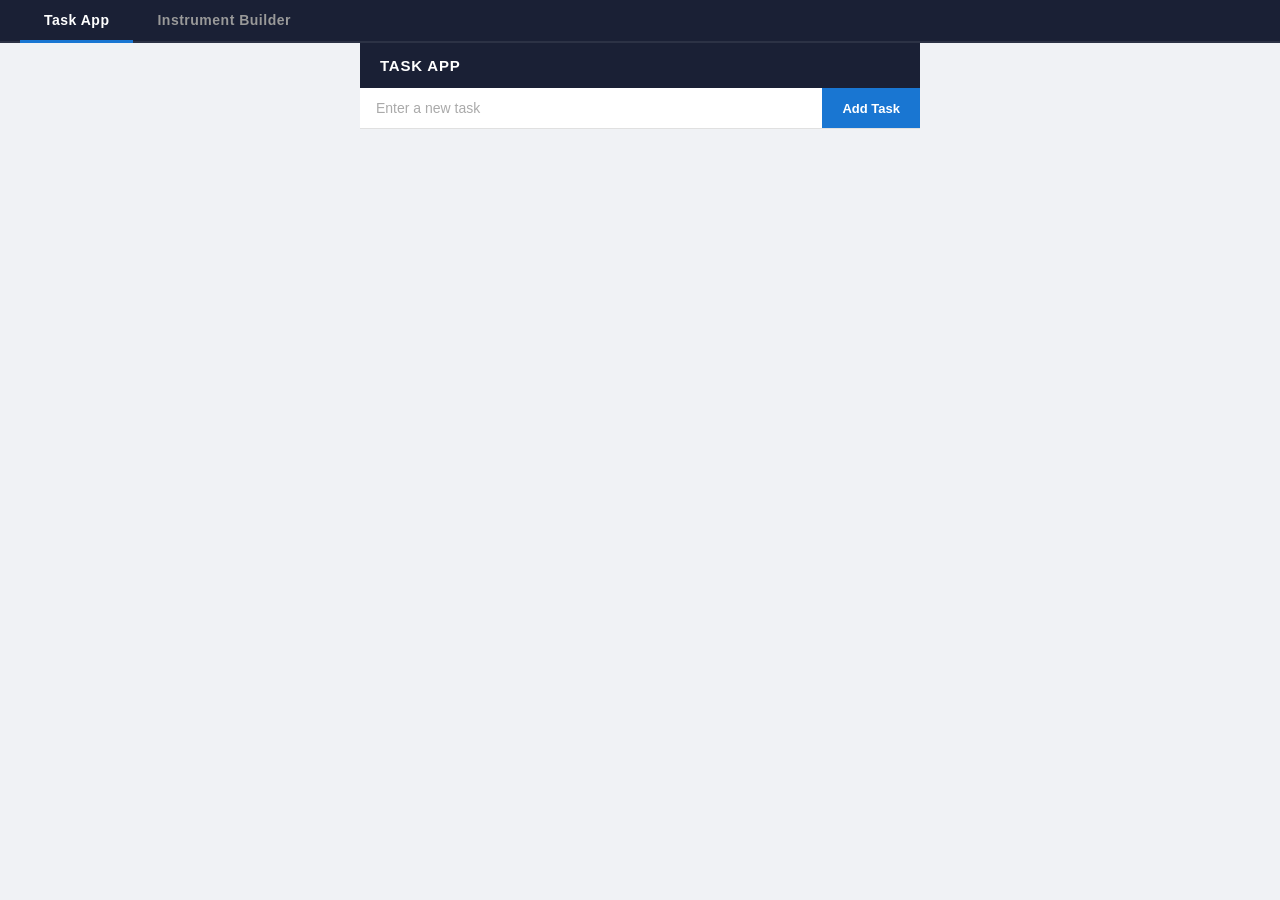
<file: index.html>
<!DOCTYPE html>
<html lang="en">
<head>
    <meta charset="UTF-8">
    <meta name="viewport" content="width=device-width, initial-scale=1.0">
    <title>Dev Bootcamp</title>
    <link rel="stylesheet" href="styles.css">
</head>
<body>
    <!-- Top-level page tabs -->
    <div class="page-tabs">
        <button class="page-tab active" data-target="tab-tasks">Task App</button>
        <button class="page-tab" data-target="tab-instrument">Instrument Builder</button>
    </div>

    <!-- Task App Tab -->
    <div id="tab-tasks" class="page-content active">
        <div class="container">
            <h1>Task App</h1>
            <div class="input-section">
                <input type="text" id="taskInput" placeholder="Enter a new task">
                <button id="addTaskBtn">Add Task</button>
            </div>
        </div>
        <ul id="taskList"></ul>
    </div>

    <!-- Instrument Builder Tab -->
    <div id="tab-instrument" class="page-content">
        <div class="ib-wrapper">

            <!-- Header -->
            <div class="ib-header">
                <button class="ib-back-btn">&#8592;</button>
                <div class="ib-instrument-name">6NCM 90x110%</div>
                <div class="ib-stock-info">
                    <span class="ib-ticker">XYZ</span>
                    <span class="ib-stock-desc"> - XYZ International Inc.</span>
                    <span class="ib-stock-price"> $45.25</span>
                </div>
                <div class="ib-header-actions">
                    <button class="ib-btn">Print</button>
                    <button class="ib-btn">Save As</button>
                    <button class="ib-btn ib-btn-primary">Save</button>
                </div>
            </div>

            <!-- Sub-navigation -->
            <div class="ib-subnav">
                <div class="ib-subnav-left">
                    <button class="ib-subnav-tab ib-tab-build">BUILD</button>
                    <button class="ib-subnav-tab">Sizing</button>
                    <button class="ib-subnav-tab">Timing</button>
                    <button class="ib-subnav-tab">Shares Upfront</button>
                    <button class="ib-subnav-tab">Price Protection</button>
                    <button class="ib-subnav-tab ib-tab-active">Summary</button>
                </div>
                <button class="ib-subnav-tab ib-tab-analyze">ANALYZE</button>
            </div>

            <!-- Main content -->
            <div class="ib-main">

                <!-- Left: Controls Panel -->
                <div class="ib-controls-panel">

                    <!-- DISCOUNT -->
                    <div class="ib-control">
                        <div class="ib-control-header">
                            <span class="ib-control-label">DISCOUNT</span>
                            <span class="ib-control-value" id="discountDisplay">0.77% - $0.39/Share</span>
                        </div>
                        <div class="ib-slider-row">
                            <div class="ib-drag-handle">&#8801;</div>
                            <input type="range" class="ib-slider" id="discountSlider" min="0" max="50" value="27">
                            <input type="radio" name="solveFor" class="ib-solve-radio" value="discount" title="Solve For">
                        </div>
                        <div class="ib-slider-limits"><span>0</span><span>50</span></div>
                    </div>

                    <!-- SIZE -->
                    <div class="ib-control">
                        <div class="ib-control-header">
                            <span class="ib-control-label">SIZE</span>
                            <span class="ib-control-value" id="sizeDisplay">450M</span>
                        </div>
                        <div class="ib-slider-row">
                            <div class="ib-drag-handle">&#8801;</div>
                            <input type="range" class="ib-slider" id="sizeSlider" min="300" max="800" value="450">
                            <input type="radio" name="solveFor" class="ib-solve-radio" value="size" title="Solve For">
                        </div>
                        <div class="ib-slider-limits"><span>300M</span><span>800M</span></div>
                    </div>

                    <!-- EFFECTIVE DATE -->
                    <div class="ib-control ib-control-date">
                        <div class="ib-control-header">
                            <span class="ib-control-label">EFFECTIVE</span>
                            <div class="ib-date-group">
                                <span class="ib-control-value ib-date-display" id="effectiveDisplay">Aug 15, 2014</span>
                                <input type="date" class="ib-date-input" id="effectiveDate" value="2014-08-15">
                            </div>
                        </div>
                    </div>

                    <!-- MINIMUM MATURITY -->
                    <div class="ib-control">
                        <div class="ib-control-header">
                            <span class="ib-control-label">MINIMUM MATURITY</span>
                            <span class="ib-control-value" id="minMatDisplay">3mo</span>
                        </div>
                        <div class="ib-slider-row">
                            <div class="ib-drag-handle">&#8801;</div>
                            <input type="range" class="ib-slider" id="minMatSlider" min="1" max="12" value="3" step="1">
                            <input type="radio" name="solveFor" class="ib-solve-radio" value="minMat" title="Solve For">
                        </div>
                        <div class="ib-slider-limits"><span>1mo</span><span>12mo</span></div>
                    </div>

                    <!-- MAXIMUM MATURITY -->
                    <div class="ib-control">
                        <div class="ib-control-header">
                            <span class="ib-control-label">MAXIMUM MATURITY</span>
                            <span class="ib-control-value" id="maxMatDisplay">12mo</span>
                        </div>
                        <div class="ib-slider-row">
                            <div class="ib-drag-handle">&#8801;</div>
                            <input type="range" class="ib-slider" id="maxMatSlider" min="1" max="18" value="12" step="1">
                            <input type="radio" name="solveFor" class="ib-solve-radio" value="maxMat" title="Solve For">
                        </div>
                        <div class="ib-slider-limits"><span>1mo</span><span>18mo</span></div>
                    </div>

                    <!-- SHARES UPFRONT -->
                    <div class="ib-control">
                        <div class="ib-control-header">
                            <span class="ib-control-label">SHARES UPFRONT</span>
                            <span class="ib-control-value" id="sharesDisplay">80%</span>
                        </div>
                        <div class="ib-slider-row">
                            <div class="ib-drag-handle">&#8801;</div>
                            <input type="range" class="ib-slider" id="sharesSlider" min="50" max="90" value="80">
                            <input type="radio" name="solveFor" class="ib-solve-radio" value="shares" title="Solve For">
                        </div>
                        <div class="ib-slider-limits"><span>50%</span><span>90%</span></div>
                    </div>

                    <!-- PRICE PROTECTION -->
                    <div class="ib-control ib-control-toggle">
                        <div class="ib-control-header">
                            <span class="ib-control-label">PRICE PROTECTION</span>
                            <div class="ib-toggle-group">
                                <span class="ib-control-value ib-toggle-label" id="priceProtDisplay">Collared</span>
                                <label class="ib-toggle">
                                    <input type="checkbox" id="priceProtToggle" checked>
                                    <span class="ib-toggle-slider"></span>
                                </label>
                            </div>
                        </div>
                    </div>

                    <!-- CAP -->
                    <div class="ib-control" id="capControl">
                        <div class="ib-control-header">
                            <span class="ib-control-label">CAP</span>
                            <span class="ib-control-value" id="capDisplay">80%</span>
                        </div>
                        <div class="ib-slider-row">
                            <div class="ib-drag-handle">&#8801;</div>
                            <input type="range" class="ib-slider" id="capSlider" min="75" max="100" value="80">
                            <input type="radio" name="solveFor" class="ib-solve-radio" value="cap" title="Solve For">
                        </div>
                        <div class="ib-slider-limits"><span>75%</span><span>100%</span></div>
                    </div>

                    <!-- FLOOR -->
                    <div class="ib-control" id="floorControl">
                        <div class="ib-control-header">
                            <span class="ib-control-label">FLOOR</span>
                            <span class="ib-control-value" id="floorDisplay">120%</span>
                        </div>
                        <div class="ib-slider-row">
                            <div class="ib-drag-handle">&#8801;</div>
                            <input type="range" class="ib-slider" id="floorSlider" min="100" max="150" value="120">
                            <input type="radio" name="solveFor" class="ib-solve-radio" value="floor" title="Solve For">
                        </div>
                        <div class="ib-slider-limits"><span>100%</span><span>150%</span></div>
                    </div>

                </div>

                <!-- Add row button (between panels) -->
                <div class="ib-panel-divider">
                    <button class="ib-add-row-btn" id="addRowTop" title="Add row to matrix">+</button>
                </div>

                <!-- Right: Matrix Panel -->
                <div class="ib-matrix-panel">

                    <div class="ib-matrix-header">
                        <div class="ib-matrix-title-row">
                            <span class="ib-matrix-title">Optimal Discount on Maturity Date</span>
                            <button class="ib-dropdown-btn">&#9660;</button>
                        </div>
                        <button class="ib-learn-btn">&#9432; Learn More</button>
                    </div>

                    <div class="ib-matrix-info-bar">
                        <span>MIN MATURITY <strong id="infoMinMat">4mo</strong></span>
                        <span class="ib-bar-sep">|</span>
                        <span>MAX MATURITY <strong id="infoMaxMat">8mo</strong></span>
                        <span class="ib-bar-sep">|</span>
                        <span>DISCOUNT <strong id="infoDiscount">0.73% - $0.57</strong></span>
                        <div class="ib-col-controls">
                            <button class="ib-ctrl-btn" id="removeColBtn" title="Remove column">-</button>
                            <button class="ib-ctrl-btn" id="addColBtn" title="Add column">+</button>
                        </div>
                    </div>

                    <div class="ib-heatmap-wrapper" id="heatmapWrapper">
                        <!-- Heatmap generated by JS -->
                    </div>

                    <div class="ib-row-controls">
                        <button class="ib-ctrl-btn" id="removeRowBtn" title="Remove row">-</button>
                        <span class="ib-x-axis-label">Maximum Maturity</span>
                        <button class="ib-ctrl-btn" id="addRowBtn" title="Add row">+</button>
                    </div>

                    <div class="ib-nav-buttons">
                        <button class="ib-btn ib-btn-back-nav">&#8249; Back</button>
                        <button class="ib-btn ib-btn-primary">Go to Analyze &#8250;</button>
                    </div>

                </div>
            </div>
        </div>
    </div>

    <script src="script.js"></script>
    <script src="instrument.js"></script>
</body>
</html>
</file>
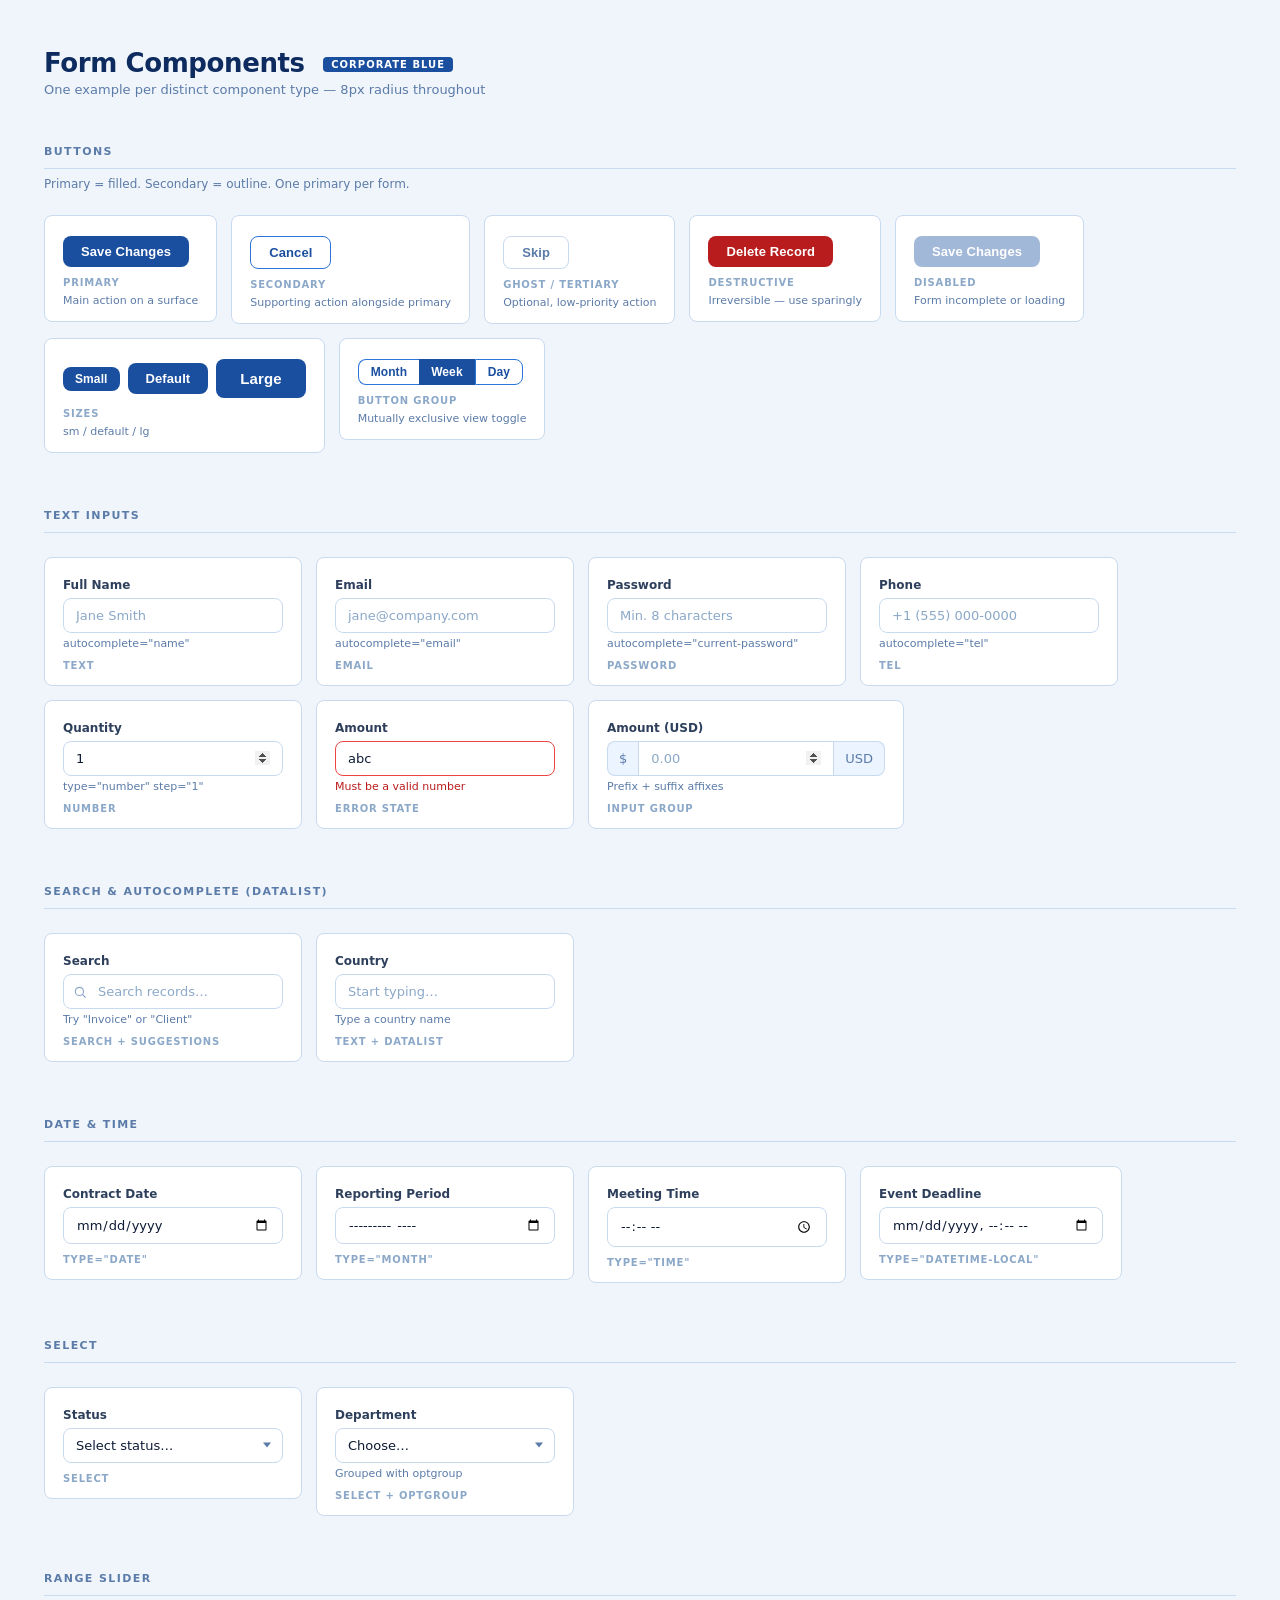
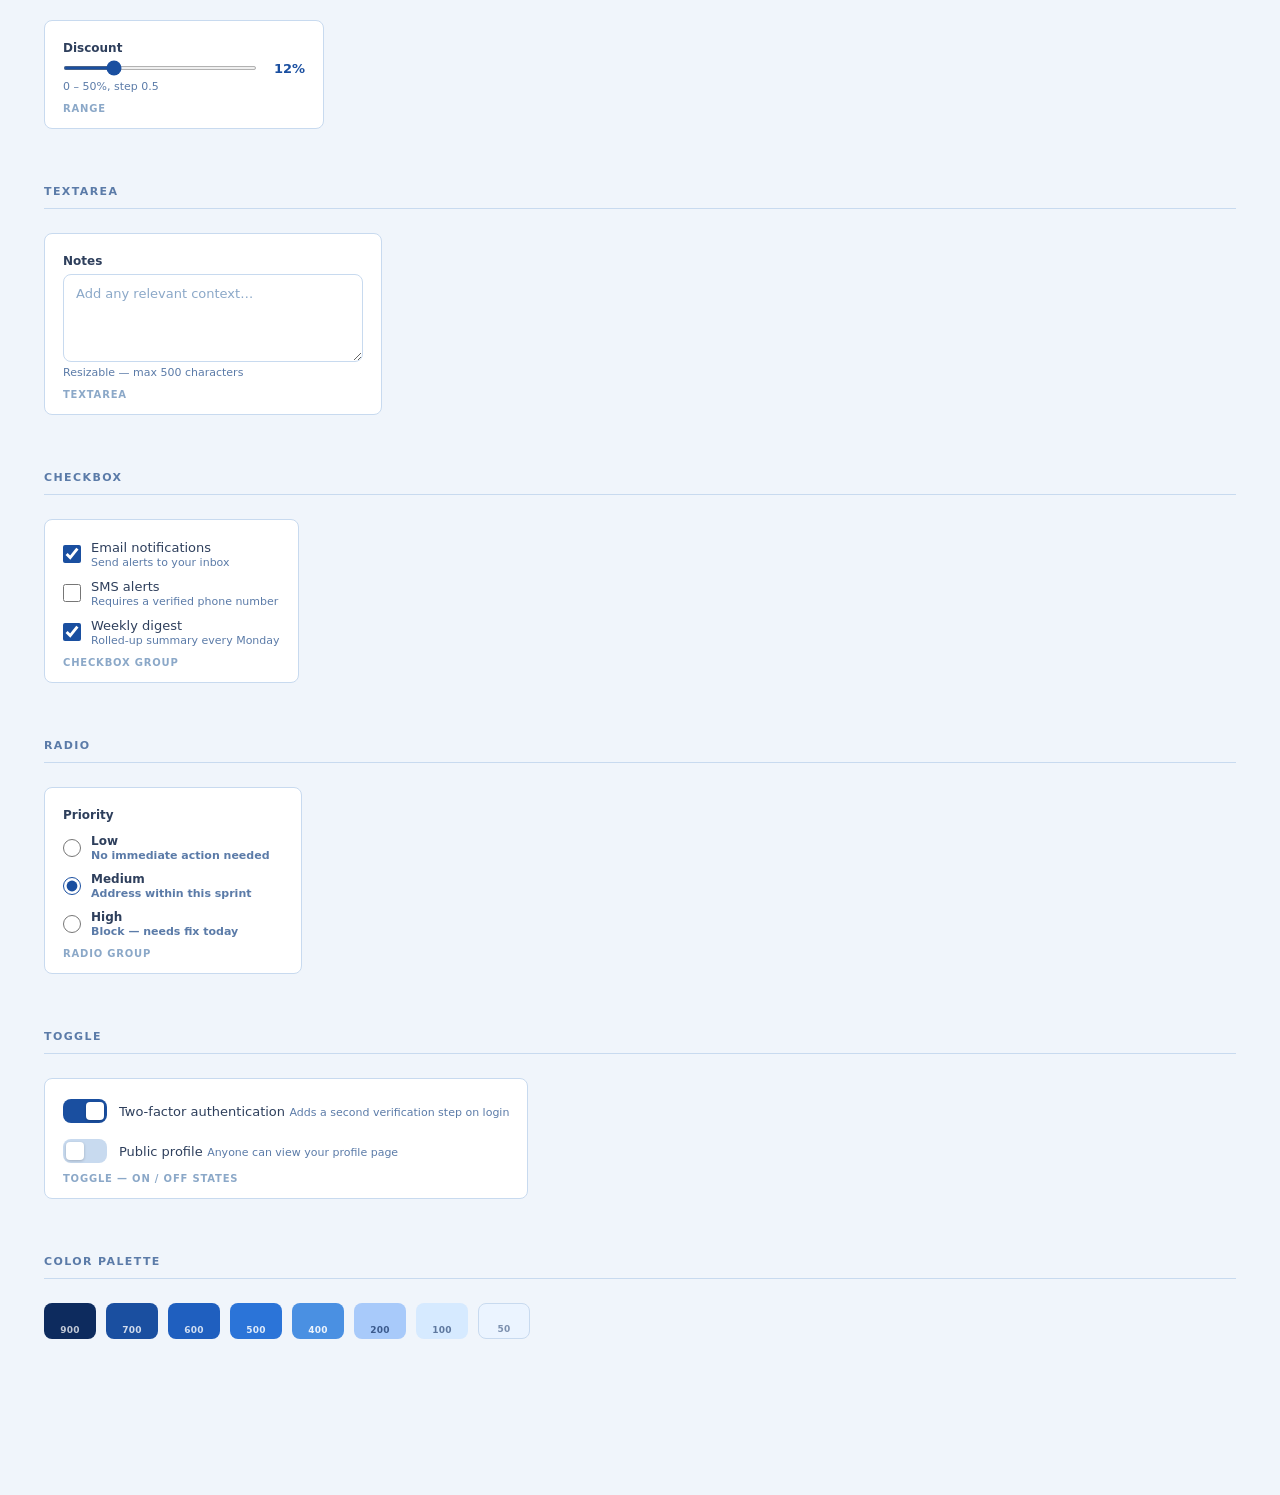
<file: sticker-sheet.html>
<!DOCTYPE html>
<html lang="en">
<head>
  <meta charset="UTF-8">
  <meta name="viewport" content="width=device-width, initial-scale=1.0">
  <title>Form Component Sheet — Corporate Blue</title>
  <style>
    :root {
      --blue-900: #0D2B5E;
      --blue-700: #1A4FA0;
      --blue-600: #1F5FBF;
      --blue-500: #2B74D8;
      --blue-200: #A8CAFA;
      --blue-100: #D6EAFF;
      --blue-50:  #EBF4FF;
      --white:    #FFFFFF;
      --ink:      #0D1B34;
      --ink-2:    #2E3F5C;
      --muted:    #5B7BA8;
      --muted-lt: #8BA8C8;
      --bg:       #F0F5FB;
      --border:   #C8DAEF;
      --radius:   8px;
      --focus-ring: 0 0 0 3px rgba(43,116,216,.22);
    }

    *, *::before, *::after { box-sizing: border-box; margin: 0; padding: 0; }

    body {
      font-family: -apple-system, BlinkMacSystemFont, 'Segoe UI', system-ui, sans-serif;
      background: var(--bg);
      color: var(--ink);
      padding: 48px 44px 100px;
      font-size: 14px;
    }

    /* ─── Page header ─── */
    .header { margin-bottom: 48px; }
    .header h1 {
      font-size: 26px;
      font-weight: 700;
      letter-spacing: -.4px;
      color: var(--blue-900);
    }
    .header .sub {
      color: var(--muted);
      font-size: 13px;
      margin-top: 4px;
    }
    .badge {
      display: inline-block;
      background: var(--blue-700);
      color: #fff;
      font-size: 10px;
      font-weight: 700;
      letter-spacing: 1px;
      text-transform: uppercase;
      padding: 2px 8px;
      border-radius: 4px;
      margin-left: 10px;
      vertical-align: middle;
    }

    /* ─── Section ─── */
    .section { margin-bottom: 56px; }
    .section-title {
      font-size: 11px;
      font-weight: 700;
      letter-spacing: 1.4px;
      text-transform: uppercase;
      color: var(--muted);
      padding-bottom: 10px;
      margin-bottom: 24px;
      border-bottom: 1px solid var(--border);
    }
    .section-desc {
      font-size: 12px;
      color: var(--muted);
      margin-top: -16px;
      margin-bottom: 24px;
    }

    /* ─── Row + Card ─── */
    .row {
      display: flex;
      flex-wrap: wrap;
      gap: 14px;
      align-items: flex-start;
    }
    .card {
      background: var(--white);
      border: 1.5px solid var(--border);
      border-radius: var(--radius);
      padding: 20px 18px 14px;
      display: flex;
      flex-direction: column;
      align-items: flex-start;
      gap: 10px;
    }
    .card-label {
      font-size: 10px;
      font-weight: 700;
      letter-spacing: .8px;
      text-transform: uppercase;
      color: var(--muted-lt);
    }
    .card-use {
      font-size: 11px;
      color: var(--muted);
      margin-top: -4px;
    }

    /* ─── Primary Buttons (filled) ─── */
    .btn {
      display: inline-flex;
      align-items: center;
      gap: 6px;
      font-size: 13px;
      font-weight: 600;
      border-radius: var(--radius);
      padding: 9px 18px;
      border: none;
      cursor: pointer;
      letter-spacing: .1px;
      transition: background .15s, box-shadow .15s, opacity .15s;
      line-height: 1;
    }
    .btn-primary {
      background: var(--blue-700);
      color: #fff;
    }
    .btn-primary:hover { background: var(--blue-600); }
    .btn-primary:active { background: var(--blue-900); }
    .btn-primary:focus-visible { outline: none; box-shadow: var(--focus-ring); }

    /* Destructive primary */
    .btn-danger {
      background: #B91C1C;
      color: #fff;
    }
    .btn-danger:hover { background: #991B1B; }

    /* ─── Secondary Buttons (outline) ─── */
    .btn-secondary {
      background: var(--white);
      color: var(--blue-700);
      border: 1.5px solid var(--blue-500);
    }
    .btn-secondary:hover { background: var(--blue-50); }
    .btn-secondary:active { background: var(--blue-100); }
    .btn-secondary:focus-visible { outline: none; box-shadow: var(--focus-ring); }

    /* Ghost / text-only secondary */
    .btn-ghost {
      background: transparent;
      color: var(--muted);
      border: 1.5px solid var(--border);
    }
    .btn-ghost:hover { background: var(--bg); color: var(--ink-2); }

    /* Size variants */
    .btn-sm { padding: 6px 12px; font-size: 12px; }
    .btn-lg { padding: 12px 24px; font-size: 15px; }

    /* Disabled */
    .btn[disabled] {
      opacity: .4;
      cursor: not-allowed;
      pointer-events: none;
    }

    /* Icon inside button */
    .btn svg { flex-shrink: 0; }

    /* ─── Inputs ─── */
    .field {
      display: flex;
      flex-direction: column;
      gap: 6px;
      min-width: 220px;
    }
    .field label {
      font-size: 12px;
      font-weight: 600;
      color: var(--ink-2);
    }
    .field .hint {
      font-size: 11px;
      color: var(--muted);
      margin-top: -2px;
    }
    .field .error-msg {
      font-size: 11px;
      color: #B91C1C;
      margin-top: -2px;
    }

    input[type="text"],
    input[type="email"],
    input[type="password"],
    input[type="search"],
    input[type="url"],
    input[type="tel"],
    input[type="number"],
    input[type="date"],
    input[type="month"],
    input[type="week"],
    input[type="time"],
    input[type="datetime-local"],
    select,
    textarea {
      width: 100%;
      font-size: 13px;
      font-family: inherit;
      color: var(--ink);
      background: var(--white);
      border: 1.5px solid var(--border);
      border-radius: var(--radius);
      padding: 9px 12px;
      transition: border-color .15s, box-shadow .15s;
      appearance: none;
      -webkit-appearance: none;
      outline: none;
    }
    input::placeholder, textarea::placeholder { color: var(--muted-lt); }
    input:focus, select:focus, textarea:focus {
      border-color: var(--blue-500);
      box-shadow: var(--focus-ring);
    }
    input.error { border-color: #EF4444; }
    input.error:focus { box-shadow: 0 0 0 3px rgba(239,68,68,.2); }
    input.success { border-color: #16A34A; }

    /* Select custom arrow */
    .select-wrap { position: relative; }
    .select-wrap select { padding-right: 32px; cursor: pointer; }
    .select-wrap::after {
      content: '';
      position: absolute;
      right: 12px;
      top: 50%;
      transform: translateY(-50%);
      width: 0; height: 0;
      border-left: 4px solid transparent;
      border-right: 4px solid transparent;
      border-top: 5px solid var(--muted);
      pointer-events: none;
    }

    /* Search with clear */
    .search-wrap { position: relative; width: 100%; }
    .search-wrap input { padding-left: 34px; }
    .search-wrap .search-icon {
      position: absolute;
      left: 10px;
      top: 50%;
      transform: translateY(-50%);
      color: var(--muted-lt);
      pointer-events: none;
    }

    /* ─── Textarea ─── */
    textarea {
      resize: vertical;
      min-height: 88px;
      line-height: 1.5;
    }

    /* ─── Checkbox ─── */
    .check-group, .radio-group {
      display: flex;
      flex-direction: column;
      gap: 10px;
    }
    .check-item, .radio-item {
      display: flex;
      align-items: center;
      gap: 10px;
      cursor: pointer;
      font-size: 13px;
      color: var(--ink-2);
      user-select: none;
    }
    .check-item input[type="checkbox"],
    .radio-item input[type="radio"] {
      width: 18px;
      height: 18px;
      min-width: 18px;
      padding: 0;
      margin: 0;
      cursor: pointer;
      accent-color: var(--blue-700);
      border-radius: var(--radius);
    }
    .check-item input[type="checkbox"] { border-radius: var(--radius); }
    .check-item .check-desc, .radio-item .radio-desc {
      font-size: 11px;
      color: var(--muted);
      display: block;
      margin-top: 1px;
    }
    .check-item span, .radio-item span {
      display: flex;
      flex-direction: column;
    }

    /* ─── Toggle ─── */
    .toggle-item {
      display: flex;
      align-items: center;
      gap: 12px;
      cursor: pointer;
      user-select: none;
    }
    .toggle-item .toggle-text {
      font-size: 13px;
      font-weight: 500;
      color: var(--ink-2);
    }
    .toggle-item .toggle-desc {
      font-size: 11px;
      color: var(--muted);
    }
    .toggle-switch {
      position: relative;
      width: 44px;
      height: 24px;
      flex-shrink: 0;
    }
    .toggle-switch input { opacity: 0; width: 0; height: 0; position: absolute; }
    .toggle-track {
      position: absolute;
      inset: 0;
      background: var(--border);
      border-radius: var(--radius);
      transition: background .2s;
      cursor: pointer;
    }
    .toggle-track::after {
      content: '';
      position: absolute;
      top: 3px;
      left: 3px;
      width: 18px;
      height: 18px;
      border-radius: 4px;
      background: #fff;
      box-shadow: 0 1px 3px rgba(0,0,0,.2);
      transition: transform .2s;
    }
    .toggle-switch input:checked + .toggle-track { background: var(--blue-700); }
    .toggle-switch input:checked + .toggle-track::after { transform: translateX(20px); }
    .toggle-switch input:focus-visible + .toggle-track { box-shadow: var(--focus-ring); }

    /* ─── Range ─── */
    input[type="range"] {
      width: 100%;
      height: 4px;
      padding: 0;
      border: none;
      box-shadow: none;
      border-radius: 2px;
      background: var(--blue-100);
      accent-color: var(--blue-700);
      cursor: pointer;
    }
    input[type="range"]:focus { box-shadow: none; }
    .range-row {
      display: flex;
      align-items: center;
      gap: 12px;
    }
    .range-val {
      font-size: 13px;
      font-weight: 600;
      color: var(--blue-700);
      min-width: 36px;
      text-align: right;
    }

    /* ─── Input group (prefix/suffix) ─── */
    .input-group {
      display: flex;
      width: 100%;
    }
    .input-affix {
      display: flex;
      align-items: center;
      padding: 0 11px;
      background: var(--blue-50);
      border: 1.5px solid var(--border);
      color: var(--muted);
      font-size: 13px;
      font-weight: 500;
      white-space: nowrap;
    }
    .input-affix.prefix {
      border-right: none;
      border-radius: var(--radius) 0 0 var(--radius);
    }
    .input-affix.suffix {
      border-left: none;
      border-radius: 0 var(--radius) var(--radius) 0;
    }
    .input-group input {
      flex: 1;
      border-radius: 0;
    }
    .input-group input:first-of-type:not(:last-of-type) {
      border-radius: var(--radius) 0 0 var(--radius);
    }
    .input-group input:last-of-type:not(:first-of-type) {
      border-radius: 0 var(--radius) var(--radius) 0;
    }

    /* ─── Button group ─── */
    .btn-group {
      display: inline-flex;
    }
    .btn-group .btn {
      border-radius: 0;
      border-right-width: 0;
    }
    .btn-group .btn:first-child { border-radius: var(--radius) 0 0 var(--radius); }
    .btn-group .btn:last-child  { border-radius: 0 var(--radius) var(--radius) 0; border-right-width: 1.5px; }

    /* ─── Divider ─── */
    .vr { width: 1px; background: var(--border); align-self: stretch; margin: 0 6px; }

    /* ─── Color swatches ─── */
    .swatches { display: flex; gap: 10px; flex-wrap: wrap; }
    .swatch {
      width: 52px; height: 36px;
      border-radius: var(--radius);
      display: flex;
      align-items: flex-end;
      justify-content: center;
      padding-bottom: 4px;
      font-size: 9px;
      font-weight: 700;
      letter-spacing: .3px;
    }

    /* ─── Number input spin hide ─── */
    input[type=number]::-webkit-inner-spin-button,
    input[type=number]::-webkit-outer-spin-button { opacity: 1; }
  </style>
</head>
<body>

  <div class="header">
    <h1>Form Components <span class="badge">Corporate Blue</span></h1>
    <p class="sub">One example per distinct component type — 8px radius throughout</p>
  </div>


  <!-- ══ 1. BUTTONS ══ -->
  <div class="section">
    <div class="section-title">Buttons</div>
    <p class="section-desc">Primary = filled. Secondary = outline. One primary per form.</p>
    <div class="row">

      <div class="card">
        <button class="btn btn-primary">Save Changes</button>
        <span class="card-label">Primary</span>
        <span class="card-use">Main action on a surface</span>
      </div>

      <div class="card">
        <button class="btn btn-secondary">Cancel</button>
        <span class="card-label">Secondary</span>
        <span class="card-use">Supporting action alongside primary</span>
      </div>

      <div class="card">
        <button class="btn btn-ghost">Skip</button>
        <span class="card-label">Ghost / Tertiary</span>
        <span class="card-use">Optional, low-priority action</span>
      </div>

      <div class="card">
        <button class="btn btn-danger">Delete Record</button>
        <span class="card-label">Destructive</span>
        <span class="card-use">Irreversible — use sparingly</span>
      </div>

      <div class="card">
        <button class="btn btn-primary" disabled>Save Changes</button>
        <span class="card-label">Disabled</span>
        <span class="card-use">Form incomplete or loading</span>
      </div>

      <div class="card">
        <div style="display:flex;align-items:center;gap:8px">
          <button class="btn btn-primary btn-sm">Small</button>
          <button class="btn btn-primary">Default</button>
          <button class="btn btn-primary btn-lg">Large</button>
        </div>
        <span class="card-label">Sizes</span>
        <span class="card-use">sm / default / lg</span>
      </div>

      <div class="card">
        <div class="btn-group">
          <button class="btn btn-secondary btn-sm">Month</button>
          <button class="btn btn-primary btn-sm">Week</button>
          <button class="btn btn-secondary btn-sm">Day</button>
        </div>
        <span class="card-label">Button Group</span>
        <span class="card-use">Mutually exclusive view toggle</span>
      </div>

    </div>
  </div>


  <!-- ══ 2. TEXT INPUTS ══ -->
  <div class="section">
    <div class="section-title">Text Inputs</div>
    <div class="row">

      <div class="card">
        <div class="field">
          <label for="inp-text">Full Name</label>
          <input id="inp-text" type="text" placeholder="Jane Smith" autocomplete="name">
          <span class="hint">autocomplete="name"</span>
        </div>
        <span class="card-label">Text</span>
      </div>

      <div class="card">
        <div class="field">
          <label for="inp-email">Email</label>
          <input id="inp-email" type="email" placeholder="jane@company.com" autocomplete="email">
          <span class="hint">autocomplete="email"</span>
        </div>
        <span class="card-label">Email</span>
      </div>

      <div class="card">
        <div class="field">
          <label for="inp-pw">Password</label>
          <input id="inp-pw" type="password" placeholder="Min. 8 characters" autocomplete="current-password">
          <span class="hint">autocomplete="current-password"</span>
        </div>
        <span class="card-label">Password</span>
      </div>

      <div class="card">
        <div class="field">
          <label for="inp-tel">Phone</label>
          <input id="inp-tel" type="tel" placeholder="+1 (555) 000-0000" autocomplete="tel">
          <span class="hint">autocomplete="tel"</span>
        </div>
        <span class="card-label">Tel</span>
      </div>

      <div class="card">
        <div class="field">
          <label for="inp-num">Quantity</label>
          <input id="inp-num" type="number" min="1" max="999" value="1" step="1">
          <span class="hint">type="number" step="1"</span>
        </div>
        <span class="card-label">Number</span>
      </div>

      <div class="card">
        <div class="field">
          <label for="inp-err">Amount</label>
          <input id="inp-err" type="text" value="abc" class="error">
          <span class="error-msg">Must be a valid number</span>
        </div>
        <span class="card-label">Error state</span>
      </div>

      <div class="card">
        <div class="field">
          <label>Amount (USD)</label>
          <div class="input-group">
            <span class="input-affix prefix">$</span>
            <input type="number" min="0" step="0.01" placeholder="0.00">
            <span class="input-affix suffix">USD</span>
          </div>
          <span class="hint">Prefix + suffix affixes</span>
        </div>
        <span class="card-label">Input Group</span>
      </div>

    </div>
  </div>


  <!-- ══ 3. SEARCH + DATALIST ══ -->
  <div class="section">
    <div class="section-title">Search &amp; Autocomplete (datalist)</div>
    <div class="row">

      <div class="card">
        <div class="field">
          <label for="inp-search">Search</label>
          <div class="search-wrap">
            <svg class="search-icon" width="14" height="14" viewBox="0 0 24 24" fill="none" stroke="currentColor" stroke-width="2" stroke-linecap="round"><circle cx="11" cy="11" r="7"/><line x1="16.5" y1="16.5" x2="21" y2="21"/></svg>
            <input id="inp-search" type="search" placeholder="Search records…" list="search-suggestions" autocomplete="off">
          </div>
          <datalist id="search-suggestions">
            <option value="Invoice #1042">
            <option value="Invoice #1043">
            <option value="Client: Acme Corp">
            <option value="Client: Blue Ridge Inc">
            <option value="Project: Q2 Rollout">
          </datalist>
          <span class="hint">Try "Invoice" or "Client"</span>
        </div>
        <span class="card-label">Search + suggestions</span>
      </div>

      <div class="card">
        <div class="field">
          <label for="inp-country">Country</label>
          <input id="inp-country" type="text" placeholder="Start typing…" list="country-list" autocomplete="country-name">
          <datalist id="country-list">
            <option value="United States">
            <option value="United Kingdom">
            <option value="Canada">
            <option value="Australia">
            <option value="Germany">
            <option value="France">
            <option value="Japan">
          </datalist>
          <span class="hint">Type a country name</span>
        </div>
        <span class="card-label">Text + datalist</span>
      </div>

    </div>
  </div>


  <!-- ══ 4. DATE & TIME ══ -->
  <div class="section">
    <div class="section-title">Date &amp; Time</div>
    <div class="row">

      <div class="card">
        <div class="field">
          <label for="inp-date">Contract Date</label>
          <input id="inp-date" type="date" autocomplete="off">
        </div>
        <span class="card-label">type="date"</span>
      </div>

      <div class="card">
        <div class="field">
          <label for="inp-month">Reporting Period</label>
          <input id="inp-month" type="month" autocomplete="off">
        </div>
        <span class="card-label">type="month"</span>
      </div>

      <div class="card">
        <div class="field">
          <label for="inp-time">Meeting Time</label>
          <input id="inp-time" type="time" autocomplete="off">
        </div>
        <span class="card-label">type="time"</span>
      </div>

      <div class="card">
        <div class="field">
          <label for="inp-dt">Event Deadline</label>
          <input id="inp-dt" type="datetime-local" autocomplete="off">
        </div>
        <span class="card-label">type="datetime-local"</span>
      </div>

    </div>
  </div>


  <!-- ══ 5. SELECT ══ -->
  <div class="section">
    <div class="section-title">Select</div>
    <div class="row">

      <div class="card">
        <div class="field">
          <label for="sel-status">Status</label>
          <div class="select-wrap">
            <select id="sel-status">
              <option value="">Select status…</option>
              <option>Draft</option>
              <option>Pending Review</option>
              <option>Approved</option>
              <option>Rejected</option>
            </select>
          </div>
        </div>
        <span class="card-label">Select</span>
      </div>

      <div class="card">
        <div class="field">
          <label for="sel-dept">Department</label>
          <div class="select-wrap">
            <select id="sel-dept">
              <option value="">Choose…</option>
              <optgroup label="Finance">
                <option>Accounting</option>
                <option>Treasury</option>
              </optgroup>
              <optgroup label="Operations">
                <option>Engineering</option>
                <option>Product</option>
              </optgroup>
            </select>
          </div>
          <span class="hint">Grouped with optgroup</span>
        </div>
        <span class="card-label">Select + optgroup</span>
      </div>

    </div>
  </div>


  <!-- ══ 6. RANGE ══ -->
  <div class="section">
    <div class="section-title">Range Slider</div>
    <div class="row">

      <div class="card" style="min-width:280px">
        <div class="field" style="width:100%">
          <label>Discount</label>
          <div class="range-row">
            <input type="range" id="r1" min="0" max="50" value="12" step="0.5"
              oninput="document.getElementById('rv1').textContent=this.value+'%'">
            <span class="range-val" id="rv1">12%</span>
          </div>
          <span class="hint">0 – 50%, step 0.5</span>
        </div>
        <span class="card-label">Range</span>
      </div>

    </div>
  </div>


  <!-- ══ 7. TEXTAREA ══ -->
  <div class="section">
    <div class="section-title">Textarea</div>
    <div class="row">

      <div class="card">
        <div class="field" style="min-width:300px">
          <label for="ta1">Notes</label>
          <textarea id="ta1" placeholder="Add any relevant context…" autocomplete="off"></textarea>
          <span class="hint">Resizable — max 500 characters</span>
        </div>
        <span class="card-label">Textarea</span>
      </div>

    </div>
  </div>


  <!-- ══ 8. CHECKBOX ══ -->
  <div class="section">
    <div class="section-title">Checkbox</div>
    <div class="row">

      <div class="card">
        <div class="check-group">
          <label class="check-item">
            <input type="checkbox" checked>
            <span>Email notifications <span class="check-desc">Send alerts to your inbox</span></span>
          </label>
          <label class="check-item">
            <input type="checkbox">
            <span>SMS alerts <span class="check-desc">Requires a verified phone number</span></span>
          </label>
          <label class="check-item">
            <input type="checkbox" checked>
            <span>Weekly digest <span class="check-desc">Rolled-up summary every Monday</span></span>
          </label>
        </div>
        <span class="card-label">Checkbox group</span>
      </div>

    </div>
  </div>


  <!-- ══ 9. RADIO ══ -->
  <div class="section">
    <div class="section-title">Radio</div>
    <div class="row">

      <div class="card">
        <div class="field" style="gap:0">
          <label style="margin-bottom:12px">Priority</label>
          <div class="radio-group">
            <label class="radio-item">
              <input type="radio" name="priority" value="low">
              <span>Low <span class="radio-desc">No immediate action needed</span></span>
            </label>
            <label class="radio-item">
              <input type="radio" name="priority" value="medium" checked>
              <span>Medium <span class="radio-desc">Address within this sprint</span></span>
            </label>
            <label class="radio-item">
              <input type="radio" name="priority" value="high">
              <span>High <span class="radio-desc">Block — needs fix today</span></span>
            </label>
          </div>
        </div>
        <span class="card-label">Radio group</span>
      </div>

    </div>
  </div>


  <!-- ══ 10. TOGGLE ══ -->
  <div class="section">
    <div class="section-title">Toggle</div>
    <div class="row">

      <div class="card">
        <div style="display:flex;flex-direction:column;gap:16px">
          <label class="toggle-item">
            <span class="toggle-switch">
              <input type="checkbox" checked>
              <span class="toggle-track"></span>
            </span>
            <span>
              <span class="toggle-text">Two-factor authentication</span>
              <span class="toggle-desc">Adds a second verification step on login</span>
            </span>
          </label>
          <label class="toggle-item">
            <span class="toggle-switch">
              <input type="checkbox">
              <span class="toggle-track"></span>
            </span>
            <span>
              <span class="toggle-text">Public profile</span>
              <span class="toggle-desc">Anyone can view your profile page</span>
            </span>
          </label>
        </div>
        <span class="card-label">Toggle — on / off states</span>
      </div>

    </div>
  </div>


  <!-- ══ 11. COLOR PALETTE ══ -->
  <div class="section">
    <div class="section-title">Color Palette</div>
    <div class="swatches">
      <div class="swatch" style="background:#0D2B5E;color:rgba(255,255,255,.75)">900</div>
      <div class="swatch" style="background:#1A4FA0;color:rgba(255,255,255,.8)">700</div>
      <div class="swatch" style="background:#1F5FBF;color:rgba(255,255,255,.8)">600</div>
      <div class="swatch" style="background:#2B74D8;color:rgba(255,255,255,.85)">500</div>
      <div class="swatch" style="background:#4A90E2;color:rgba(255,255,255,.9)">400</div>
      <div class="swatch" style="background:#A8CAFA;color:rgba(13,43,94,.7)">200</div>
      <div class="swatch" style="background:#D6EAFF;color:rgba(13,43,94,.6)">100</div>
      <div class="swatch" style="background:#EBF4FF;color:rgba(13,43,94,.5);border:1px solid #C8DAEF">50</div>
    </div>
  </div>


</body>
</html>
</file>
<file: styles.css>
body {
    font-family: 'Segoe UI', Arial, sans-serif;
    background-color: #f0f2f5;
    color: #222;
    margin: 0;
    padding: 0;
    text-align: left;
}

/* Task tab wrapper matches ib-wrapper feel */
#tab-tasks {
    min-height: calc(100vh - 48px);
    background: #f0f2f5;
}

.container {
    padding: 0;
    width: 100%;
    max-width: 560px;
    margin: 0 auto;
}

/* Section header like ib-header */
.container h1 {
    font-size: 15px;
    font-weight: 700;
    color: #fff;
    text-transform: uppercase;
    letter-spacing: 0.8px;
    background: #1a2035;
    margin: 0;
    padding: 14px 20px;
}

.input-section {
    display: flex;
    margin: 0;
    background: #fff;
    border-bottom: 1px solid #e0e0e0;
}

#taskInput {
    flex: 1;
    padding: 12px 16px;
    border: none;
    font-size: 14px;
    color: #222;
    background: #fff;
    outline: none;
    font-family: inherit;
}

#taskInput::placeholder {
    color: #aaa;
}

#addTaskBtn {
    padding: 12px 20px;
    background: #1976d2;
    color: #fff;
    border: none;
    cursor: pointer;
    font-size: 13px;
    font-weight: 600;
    font-family: inherit;
    white-space: nowrap;
    transition: background 0.15s;
}

#addTaskBtn:hover {
    background: #1565c0;
}

#taskList {
    list-style-type: none;
    padding: 12px 16px;
    width: 100%;
    max-width: 560px;
    margin: 0 auto;
    box-sizing: border-box;
}

#taskList li {
    display: flex;
    align-items: center;
    padding: 12px 14px;
    border-radius: 0;
    margin-bottom: 6px;
    background: #fff;
    border: 1px solid #e0e0e0;
    border-left: 3px solid #1976d2;
    box-shadow: 0 1px 3px rgba(0,0,0,0.06);
}

#taskList li input[type="checkbox"] {
    margin-right: 12px;
    accent-color: #1976d2;
    width: 15px;
    height: 15px;
    cursor: pointer;
}

#taskList li span {
    flex: 1;
    font-size: 14px;
    color: #222;
}

.completed {
    text-decoration: line-through;
    color: #aaa !important;
}

#taskList li.done {
    border-left-color: #bbb;
}

.delete {
    background: none;
    color: #bbb;
    border: 1px solid #ddd;
    padding: 4px 10px;
    border-radius: 3px;
    cursor: pointer;
    font-size: 12px;
    transition: all 0.15s;
}

.delete:hover {
    background: #fdecea;
    color: #d32f2f;
    border-color: #f5a8a8;
}

/* ─── Page Tabs ─────────────────────────────────────────────────────────── */
.page-tabs {
    display: flex;
    gap: 0;
    background: #1a2035;
    padding: 0 20px;
    border-bottom: 2px solid rgba(255,255,255,0.08);
}

.page-tab {
    padding: 12px 24px;
    background: none;
    color: #999;
    border: none;
    border-bottom: 3px solid transparent;
    cursor: pointer;
    font-size: 14px;
    font-weight: 600;
    letter-spacing: 0.5px;
    margin-bottom: -2px;
    transition: color 0.2s;
}

.page-tab:hover { color: #ccc; }

.page-tab.active {
    color: #fff;
    border-bottom-color: #1976d2;
}

.page-content { display: none; }
.page-content.active { display: block; }

/* ─── Instrument Builder ─────────────────────────────────────────────────── */
.ib-wrapper {
    font-family: 'Segoe UI', Arial, sans-serif;
    background: #f0f2f5;
    min-height: calc(100vh - 48px);
    color: #222;
    font-size: 13px;
}

/* Header */
.ib-header {
    display: flex;
    align-items: center;
    gap: 12px;
    background: #1a2035;
    color: #fff;
    padding: 10px 16px;
    height: 52px;
}

.ib-back-btn {
    background: none;
    border: none;
    color: #fff;
    font-size: 20px;
    cursor: pointer;
    padding: 0 6px;
    opacity: 0.8;
}
.ib-back-btn:hover { opacity: 1; }

.ib-instrument-name {
    font-size: 18px;
    font-weight: 700;
    white-space: nowrap;
    padding-right: 16px;
    border-right: 1px solid rgba(255,255,255,0.2);
}

.ib-stock-info { flex: 1; font-size: 14px; }
.ib-ticker { font-weight: 700; }
.ib-stock-desc { opacity: 0.8; }
.ib-stock-price { font-weight: 600; }

.ib-header-actions { display: flex; gap: 8px; }

.ib-btn {
    padding: 5px 12px;
    border: 1px solid rgba(255,255,255,0.3);
    background: transparent;
    color: #fff;
    border-radius: 3px;
    cursor: pointer;
    font-size: 12px;
    white-space: nowrap;
}
.ib-btn:hover { background: rgba(255,255,255,0.1); }

.ib-btn-primary {
    background: #1976d2;
    border-color: #1976d2;
    color: #fff;
}
.ib-btn-primary:hover { background: #1565c0; border-color: #1565c0; }

/* Sub-navigation */
.ib-subnav {
    display: flex;
    align-items: center;
    justify-content: space-between;
    background: #fff;
    border-bottom: 1px solid #ddd;
    padding: 0 16px;
}

.ib-subnav-left { display: flex; }

.ib-subnav-tab {
    padding: 10px 16px;
    background: none;
    border: none;
    border-bottom: 3px solid transparent;
    cursor: pointer;
    color: #666;
    font-size: 13px;
    margin-bottom: -1px;
    white-space: nowrap;
    transition: color 0.15s;
}
.ib-subnav-tab:hover { color: #333; }

.ib-tab-build { font-weight: 700; color: #1a2035; }
.ib-tab-build:hover { color: #1a2035; }

.ib-tab-active {
    font-weight: 600;
    color: #1a2035;
    border-bottom-color: #1a2035;
}

.ib-tab-analyze {
    font-weight: 700;
    color: #1976d2;
    font-size: 13px;
}
.ib-tab-analyze:hover { color: #1565c0; }

/* Main layout */
.ib-main {
    display: flex;
    height: calc(100vh - 115px);
    overflow: hidden;
}

/* Controls panel */
.ib-controls-panel {
    width: 300px;
    min-width: 260px;
    background: #fff;
    border-right: 1px solid #ddd;
    overflow-y: auto;
    padding: 4px 0;
    flex-shrink: 0;
}

.ib-control {
    padding: 8px 12px 6px 8px;
    border-bottom: 1px solid #f0f0f0;
}

.ib-control-header {
    display: flex;
    justify-content: space-between;
    align-items: center;
    margin-bottom: 4px;
}

.ib-control-label {
    font-size: 10px;
    font-weight: 700;
    color: #666;
    letter-spacing: 0.8px;
    text-transform: uppercase;
}

.ib-control-value {
    font-size: 13px;
    font-weight: 700;
    color: #1a2035;
}

.ib-slider-row {
    display: flex;
    align-items: center;
    gap: 6px;
}

.ib-drag-handle {
    color: #bbb;
    font-size: 14px;
    cursor: grab;
    user-select: none;
    flex-shrink: 0;
}

.ib-slider {
    flex: 1;
    height: 4px;
    -webkit-appearance: none;
    appearance: none;
    background: #dce3ee;
    border-radius: 2px;
    outline: none;
    cursor: pointer;
}

.ib-slider::-webkit-slider-thumb {
    -webkit-appearance: none;
    width: 14px;
    height: 14px;
    border-radius: 50%;
    background: #fff;
    border: 2px solid #1976d2;
    box-shadow: 0 1px 3px rgba(0,0,0,0.2);
    cursor: pointer;
}

.ib-slider::-webkit-slider-runnable-track {
    height: 4px;
    background: linear-gradient(to right, #1976d2 var(--val, 50%), #dce3ee var(--val, 50%));
    border-radius: 2px;
}

.ib-solve-radio {
    width: 14px;
    height: 14px;
    accent-color: #1976d2;
    cursor: pointer;
    flex-shrink: 0;
}

.ib-slider-limits {
    display: flex;
    justify-content: space-between;
    font-size: 10px;
    color: #aaa;
    margin-top: 2px;
    padding-left: 20px;
    padding-right: 20px;
}

/* Date control */
.ib-control-date .ib-control-header { align-items: center; }

.ib-date-group {
    display: flex;
    align-items: center;
    gap: 6px;
}

.ib-date-display {
    font-weight: 700;
    font-size: 14px;
}

.ib-date-input {
    border: none;
    background: transparent;
    color: #1a2035;
    font-size: 13px;
    font-weight: 600;
    cursor: pointer;
    outline: none;
    width: 130px;
    font-family: inherit;
}

.ib-date-input::-webkit-calendar-picker-indicator {
    opacity: 0.6;
    cursor: pointer;
}

/* Toggle control */
.ib-control-toggle .ib-control-header { margin-bottom: 0; }

.ib-toggle-group {
    display: flex;
    align-items: center;
    gap: 8px;
}

.ib-toggle-label { font-weight: 700; font-size: 14px; }

.ib-toggle {
    position: relative;
    display: inline-block;
    width: 38px;
    height: 20px;
    flex-shrink: 0;
}

.ib-toggle input { opacity: 0; width: 0; height: 0; }

.ib-toggle-slider {
    position: absolute;
    inset: 0;
    background: #ccc;
    border-radius: 20px;
    cursor: pointer;
    transition: background 0.2s;
}

.ib-toggle-slider::before {
    content: '';
    position: absolute;
    width: 14px;
    height: 14px;
    left: 3px;
    top: 3px;
    background: #fff;
    border-radius: 50%;
    transition: transform 0.2s;
    box-shadow: 0 1px 3px rgba(0,0,0,0.3);
}

.ib-toggle input:checked + .ib-toggle-slider { background: #1976d2; }
.ib-toggle input:checked + .ib-toggle-slider::before { transform: translateX(18px); }

/* Panel divider */
.ib-panel-divider {
    display: flex;
    flex-direction: column;
    align-items: center;
    padding-top: 8px;
    background: #f0f2f5;
    flex-shrink: 0;
}

.ib-add-row-btn {
    width: 22px;
    height: 22px;
    border-radius: 50%;
    border: 1px solid #bbb;
    background: #fff;
    color: #555;
    font-size: 16px;
    line-height: 1;
    cursor: pointer;
    display: flex;
    align-items: center;
    justify-content: center;
    box-shadow: 0 1px 3px rgba(0,0,0,0.1);
    padding: 0;
}
.ib-add-row-btn:hover { background: #e8eaf6; color: #1976d2; }

/* Matrix panel */
.ib-matrix-panel {
    flex: 1;
    display: flex;
    flex-direction: column;
    padding: 12px 16px;
    overflow: hidden;
    min-width: 0;
}

.ib-matrix-header {
    display: flex;
    justify-content: space-between;
    align-items: flex-start;
    margin-bottom: 8px;
}

.ib-matrix-title-row {
    display: flex;
    align-items: center;
    gap: 6px;
}

.ib-matrix-title {
    font-size: 15px;
    font-weight: 700;
    color: #1a2035;
}

.ib-dropdown-btn {
    background: none;
    border: none;
    color: #666;
    cursor: pointer;
    font-size: 12px;
    padding: 2px 4px;
}

.ib-learn-btn {
    background: none;
    border: 1px solid #bbb;
    color: #555;
    font-size: 11px;
    padding: 4px 10px;
    border-radius: 3px;
    cursor: pointer;
    white-space: nowrap;
}
.ib-learn-btn:hover { background: #f0f0f0; }

/* Info bar */
.ib-matrix-info-bar {
    display: flex;
    align-items: center;
    gap: 10px;
    font-size: 11px;
    color: #555;
    margin-bottom: 10px;
    flex-wrap: wrap;
}

.ib-bar-sep { color: #bbb; }

.ib-matrix-info-bar strong { color: #1a2035; }

.ib-col-controls {
    display: flex;
    gap: 4px;
    margin-left: auto;
}

.ib-ctrl-btn {
    width: 22px;
    height: 22px;
    border: 1px solid #bbb;
    background: #fff;
    color: #444;
    font-size: 14px;
    border-radius: 3px;
    cursor: pointer;
    display: flex;
    align-items: center;
    justify-content: center;
    padding: 0;
    line-height: 1;
}
.ib-ctrl-btn:hover { background: #e8eaf6; color: #1976d2; border-color: #1976d2; }

/* Heatmap */
.ib-heatmap-wrapper {
    flex: 1;
    overflow: auto;
    display: flex;
    align-items: flex-start;
}

.hm-grid {
    display: flex;
    gap: 0;
    align-items: stretch;
    min-width: max-content;
}

.hm-y-axis {
    display: flex;
    align-items: center;
    justify-content: center;
    writing-mode: vertical-rl;
    transform: rotate(180deg);
    font-size: 11px;
    font-weight: 600;
    color: #555;
    padding-right: 4px;
    letter-spacing: 0.5px;
}

.hm-body {
    display: flex;
    flex-direction: column;
    gap: 0;
}

.hm-row {
    display: flex;
    align-items: stretch;
    gap: 0;
}

.hm-row-label {
    width: 28px;
    display: flex;
    align-items: center;
    justify-content: flex-end;
    font-size: 11px;
    color: #555;
    font-weight: 500;
    padding-right: 6px;
    flex-shrink: 0;
}

.hm-cell {
    width: 70px;
    height: 46px;
    display: flex;
    align-items: center;
    justify-content: center;
    font-size: 12px;
    font-weight: 600;
    border: 1px solid rgba(255,255,255,0.5);
    cursor: pointer;
    transition: filter 0.15s;
    color: #fff;
    text-shadow: 0 1px 2px rgba(0,0,0,0.3);
}

.hm-cell:hover { filter: brightness(1.1); }

.hm-cell-na {
    background: #e8e8e8 !important;
    color: #aaa !important;
    text-shadow: none;
    font-weight: 400;
}

.hm-cell-selected {
    outline: 3px solid #1a2035;
    outline-offset: -3px;
    font-size: 13px;
}

.hm-col-labels {
    display: flex;
    padding-left: 34px;
    margin-top: 4px;
}

.hm-col-label {
    width: 70px;
    text-align: center;
    font-size: 11px;
    color: #555;
    font-weight: 500;
}

/* Row controls */
.ib-row-controls {
    display: flex;
    align-items: center;
    gap: 8px;
    margin-top: 4px;
    padding-left: 34px;
}

.ib-x-axis-label {
    font-size: 11px;
    font-weight: 600;
    color: #555;
    letter-spacing: 0.5px;
}

/* Nav buttons */
.ib-nav-buttons {
    display: flex;
    justify-content: space-between;
    margin-top: 12px;
    padding-top: 12px;
    border-top: 1px solid #e0e0e0;
}

.ib-btn-back-nav {
    border-color: #bbb;
    color: #555;
}
.ib-btn-back-nav:hover { background: #f0f0f0; }

.ib-nav-buttons .ib-btn,
.ib-nav-buttons .ib-btn-primary {
    color: #555;
    border-color: #bbb;
    background: #fff;
}
.ib-nav-buttons .ib-btn-primary {
    color: #fff;
    background: #1976d2;
    border-color: #1976d2;
}
.ib-nav-buttons .ib-btn-primary:hover { background: #1565c0; }
</file>
